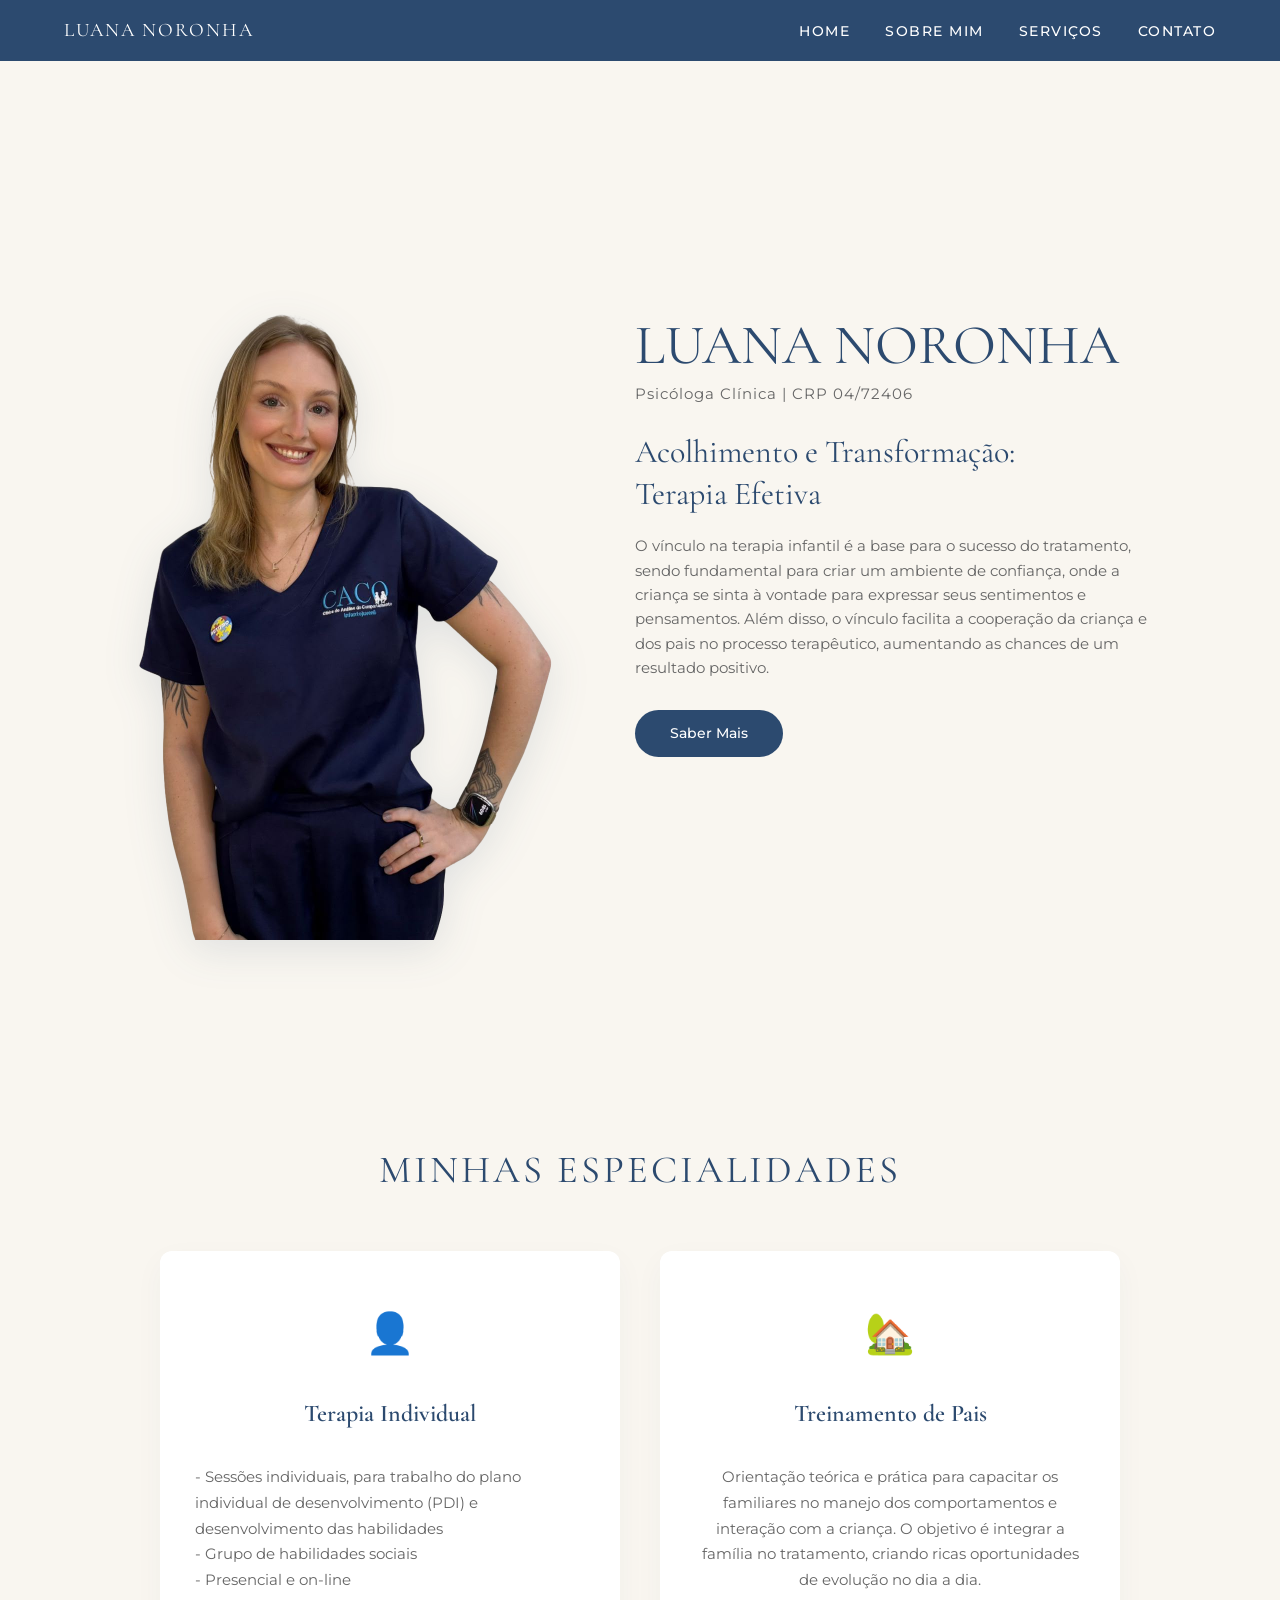
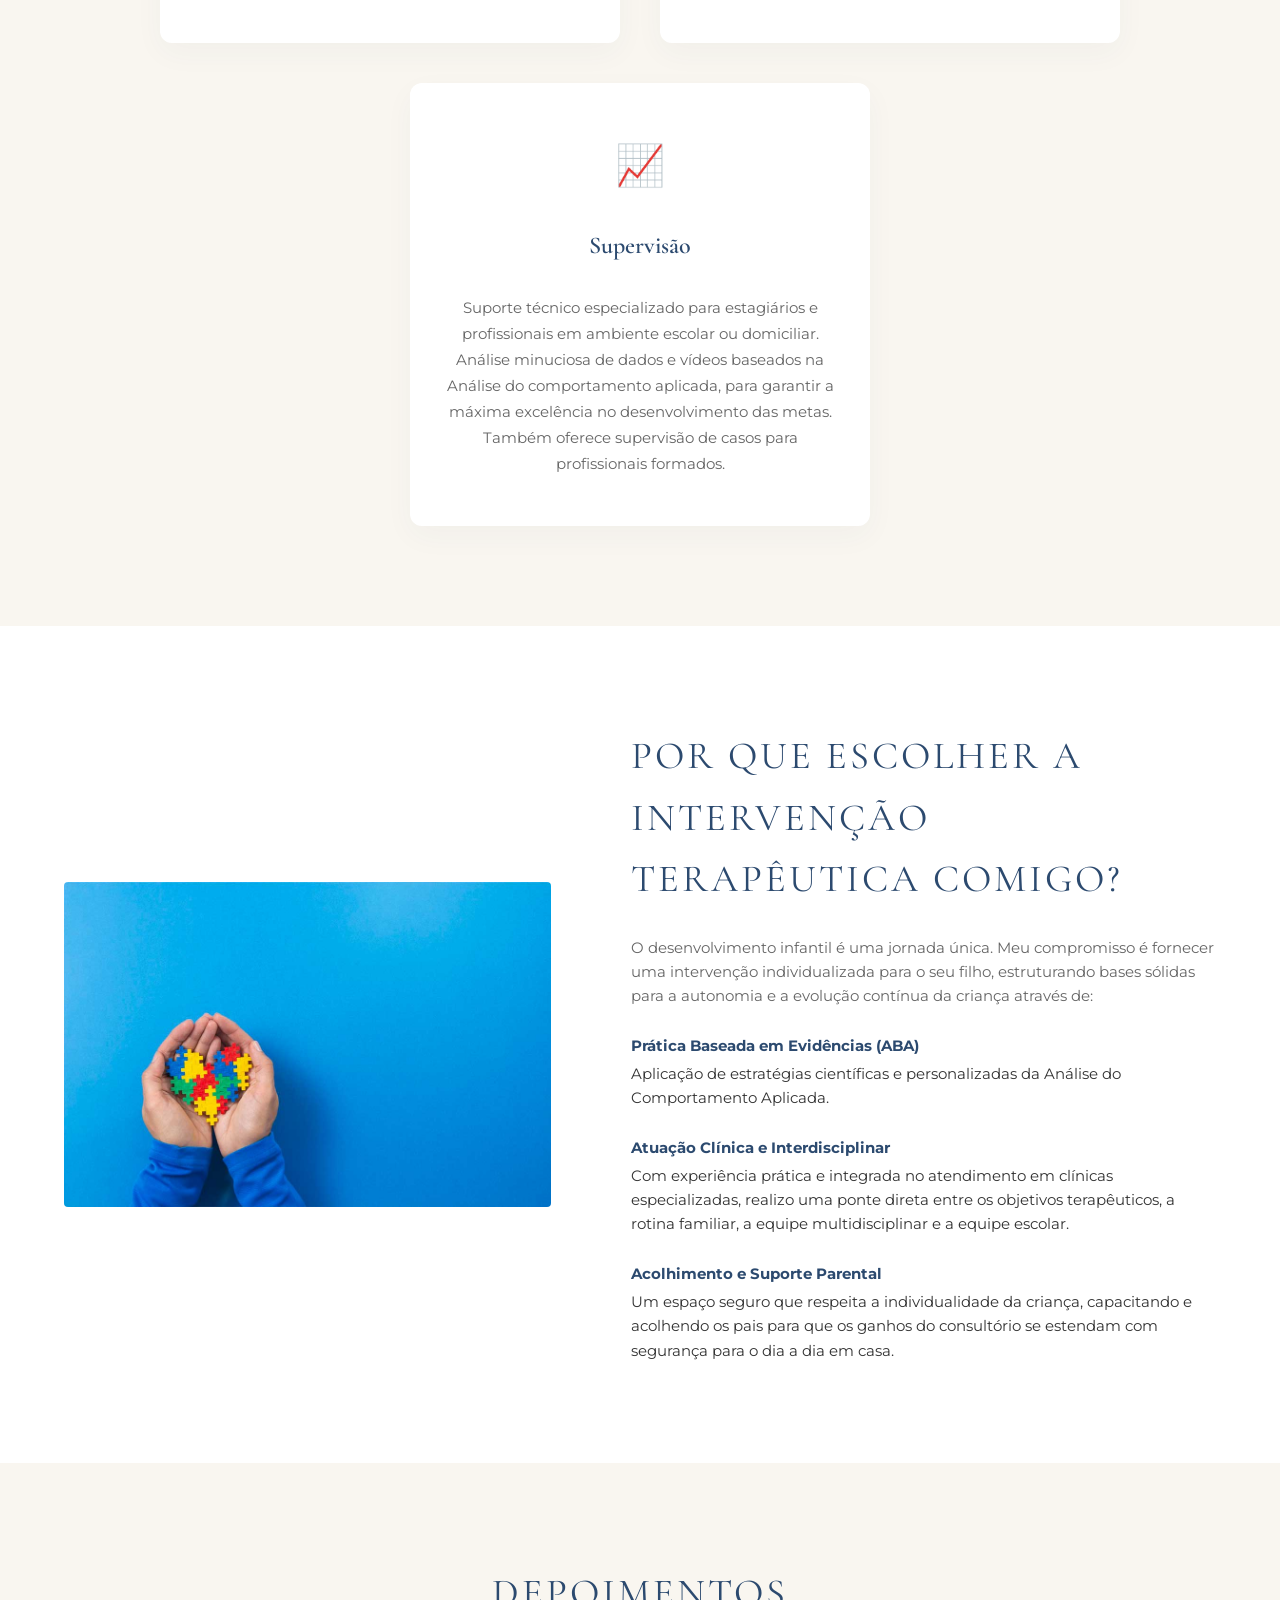
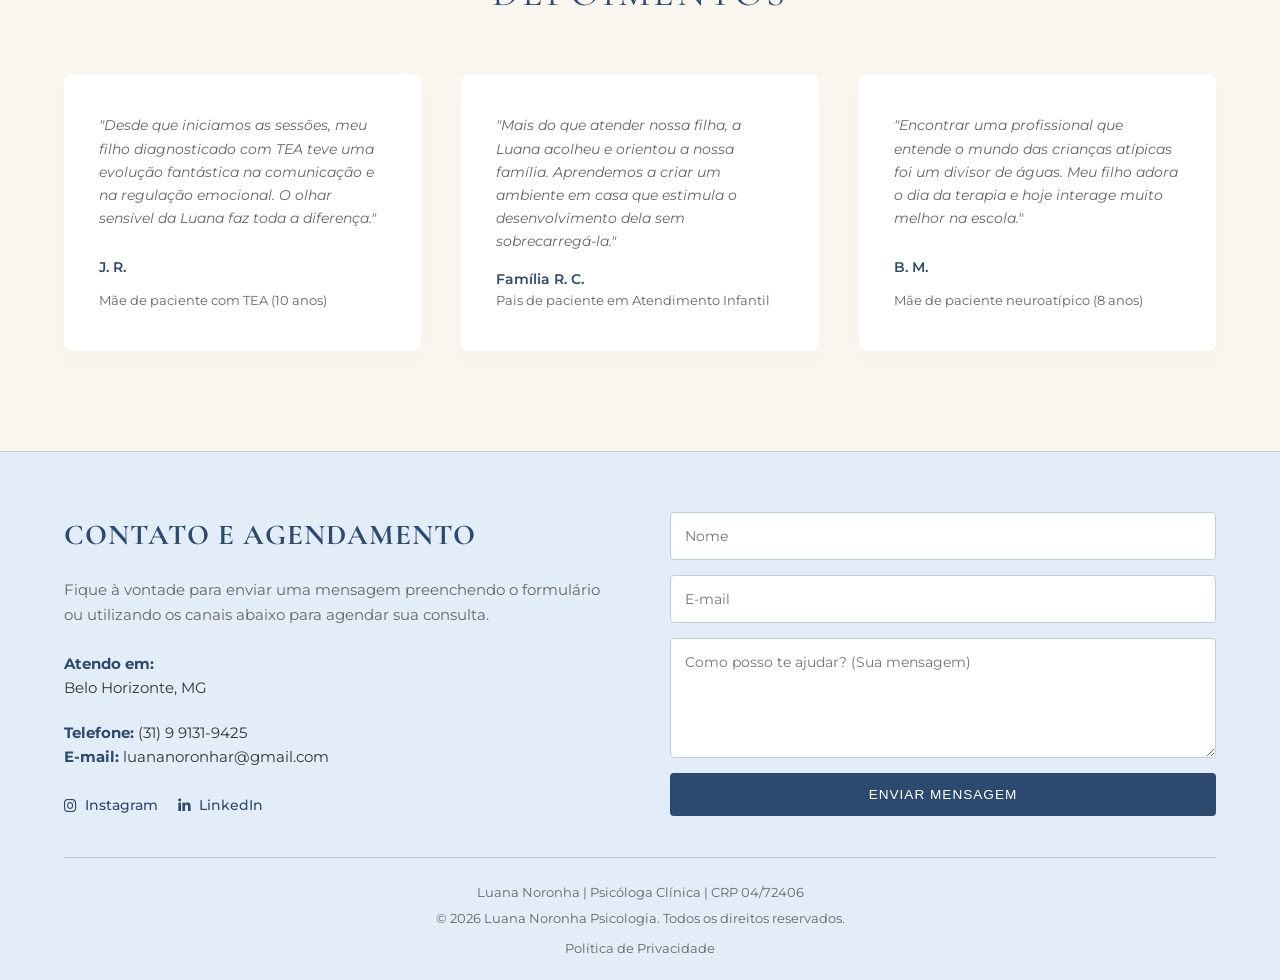
<file: index.html>
<!doctype html>
<html lang="pt-BR">
  <head>
    <meta charset="UTF-8" />
    <meta name="viewport" content="width=device-width, initial-scale=1.0" />
    <title>Luana Noronha | Psicóloga Clínica</title>
    <link rel="preconnect" href="https://fonts.googleapis.com" />
    <link rel="preconnect" href="https://fonts.gstatic.com" crossorigin />
    <link rel="icon" type="image/png" href="assets/logo.png" />
    <link
      href="https://fonts.googleapis.com/css2?family=Cormorant+Garamond:ital,wght@0,400;0,600;1,400&family=Montserrat:wght@300;400;500;600&display=swap"
      rel="stylesheet"
    />
    <link
      rel="stylesheet"
      href="https://cdnjs.cloudflare.com/ajax/libs/font-awesome/6.5.1/css/all.min.css"
    />
    <link rel="stylesheet" href="https://unpkg.com/aos@next/dist/aos.css" />
    <link rel="stylesheet" href="style.css" />
  </head>
  <body>
    <header>
      <div class="nav-container">
        <a href="index.html" class="logo-text">LUANA NORONHA</a>

        <button class="menu-toggle" aria-label="Abrir menu">
          <i class="fas fa-bars"></i>
        </button>

        <nav class="nav-menu">
          <ul>
            <li><a href="index.html">HOME</a></li>
            <li><a href="saibaMais.html">SOBRE MIM</a></li>
            <li><a href="index.html#servicos">SERVIÇOS</a></li>
            <li class="desktop-only"><a href="#contato">CONTATO</a></li>
          </ul>
        </nav>
      </div>
    </header>

    <section class="hero" data-aos="fade-up" data-aos-duration="1200">
      <div
        class="hero-image"
        data-aos="fade-right"
        data-aos-delay="200"
        data-aos-duration="1000"
      >
        <img src="/assets/profile.png" alt="Luana Noronha - Psicóloga" />
      </div>
      <div
        class="hero-content"
        data-aos="fade-left"
        data-aos-delay="400"
        data-aos-duration="1000"
      >
        <h1>LUANA NORONHA</h1>
        <div class="subtitle">Psicóloga Clínica | CRP 04/72406</div>
        <h2>Acolhimento e Transformação: <br />Terapia Efetiva</h2>
        <p>
          O vínculo na terapia infantil é a base para o sucesso do tratamento,
          sendo fundamental para criar um ambiente de confiança, onde a criança
          se sinta à vontade para expressar seus sentimentos e pensamentos. Além
          disso, o vínculo facilita a cooperação da criança e dos pais no
          processo terapêutico, aumentando as chances de um resultado positivo.
        </p>
        <a href="saibaMais.html" class="btn-primary">Saber Mais</a>
      </div>
    </section>

    <section class="especialidades" id="servicos">
      <h2 class="section-title" data-aos="fade-up">Minhas Especialidades</h2>
      <div class="cards-grid">
        <div class="card" data-aos="fade-up" data-aos-delay="100">
          <span class="icon">👤</span>
          <h3>Terapia Individual</h3>
          <p style="text-align: left">
            - Sessões individuais, para trabalho do plano individual de
            desenvolvimento (PDI) e desenvolvimento das habilidades <br />
            - Grupo de habilidades sociais<br />
            - ⁠Presencial e on-line
          </p>
        </div>

        <div class="card" data-aos="fade-up" data-aos-delay="250">
          <span class="icon">🏡</span>
          <h3>Treinamento de Pais</h3>
          <p>
            Orientação teórica e prática para capacitar os familiares no manejo
            dos comportamentos e interação com a criança. O objetivo é integrar
            a família no tratamento, criando ricas oportunidades de evolução no
            dia a dia.
          </p>
        </div>

        <div class="card" data-aos="fade-up" data-aos-delay="400">
          <span class="icon">📈</span>
          <h3>Supervisão</h3>
          <p>
            Suporte técnico especializado para estagiários e profissionais em
            ambiente escolar ou domiciliar. Análise minuciosa de dados e vídeos
            baseados na Análise do comportamento aplicada, para garantir a
            máxima excelência no desenvolvimento das metas. Também oferece
            supervisão de casos para profissionais formados.
          </p>
        </div>
      </div>
    </section>

    <section class="por-que-escolher" id="servicos">
      <div class="pq-container">
        <div class="pq-image" data-aos="fade-right" data-aos-delay="150">
          <img src="assets/ilustracao.jpg" alt="Consultório de Psicologia" />
        </div>
        <div class="pq-content" data-aos="fade-left" data-aos-delay="300">
          <h2
            class="section-title"
            style="text-align: left; margin-bottom: 25px"
          >
            Por que escolher a intervenção terapêutica comigo?
          </h2>
          <p>
            O desenvolvimento infantil é uma jornada única. Meu compromisso é
            fornecer uma intervenção individualizada para o seu filho,
            estruturando bases sólidas para a autonomia e a evolução contínua da
            criança através de:
          </p>
          <ul class="pq-list">
            <li>
              <strong>Prática Baseada em Evidências (ABA)</strong>
              Aplicação de estratégias científicas e personalizadas da Análise
              do Comportamento Aplicada.
            </li>
            <li>
              <strong>Atuação Clínica e Interdisciplinar</strong>
              Com experiência prática e integrada no atendimento em clínicas
              especializadas, realizo uma ponte direta entre os objetivos
              terapêuticos, a rotina familiar, a equipe multidisciplinar e a
              equipe escolar.
            </li>
            <li>
              <strong>Acolhimento e Suporte Parental</strong>
              Um espaço seguro que respeita a individualidade da criança,
              capacitando e acolhendo os pais para que os ganhos do consultório
              se estendam com segurança para o dia a dia em casa.
            </li>
          </ul>
        </div>
      </div>
    </section>

    <section class="depoimentos">
      <h2 class="section-title" data-aos="fade-up">Depoimentos</h2>
      <div class="depoimentos-container">
        <div class="depoimento-card" data-aos="fade-up" data-aos-delay="100">
          <p>
            "Desde que iniciamos as sessões, meu filho diagnosticado com TEA
            teve uma evolução fantástica na comunicação e na regulação
            emocional. O olhar sensível da Luana faz toda a diferença."
          </p>
          <h4>J. R.</h4>
          <span>Mãe de paciente com TEA (10 anos)</span>
        </div>

        <div class="depoimento-card" data-aos="fade-up" data-aos-delay="250">
          <p>
            "Mais do que atender nossa filha, a Luana acolheu e orientou a nossa
            família. Aprendemos a criar um ambiente em casa que estimula o
            desenvolvimento dela sem sobrecarregá-la."
          </p>
          <h4>Família R. C.</h4>
          <span>Pais de paciente em Atendimento Infantil</span>
        </div>

        <div class="depoimento-card" data-aos="fade-up" data-aos-delay="400">
          <p>
            "Encontrar uma profissional que entende o mundo das crianças
            atípicas foi um divisor de águas. Meu filho adora o dia da terapia e
            hoje interage muito melhor na escola."
          </p>
          <h4>B. M.</h4>
          <span>Mãe de paciente neuroatípico (8 anos)</span>
        </div>
      </div>
    </section>

    <footer id="contato">
      <div class="footer-container">
        <div class="footer-info" data-aos="fade-right" data-aos-delay="100">
          <h3>CONTATO E AGENDAMENTO</h3>
          <p class="footer-description">
            Fique à vontade para enviar uma mensagem preenchendo o formulário ou
            utilizando os canais abaixo para agendar sua consulta.
          </p>
          <div class="info-item">
            <strong>Atendo em:</strong><br />
            Belo Horizonte, MG
          </div>
          <div class="info-item">
            <strong>Telefone:</strong> (31) 9 9131-9425<br />
            <strong>E-mail:</strong> luananoronhar@gmail.com
          </div>

          <div class="social-icons">
            <a
              href="https://www.instagram.com/psi.luananoronha/"
              target="_blank"
              rel="noopener noreferrer"
              class="social-desktop"
              title="Instagram"
            >
              <i class="fab fa-instagram"></i> Instagram
            </a>
            <a
              href="https://www.linkedin.com/in/luananoronhar"
              target="_blank"
              rel="noopener noreferrer"
              class="social-desktop"
              title="LinkedIn"
            >
              <i class="fab fa-linkedin-in"></i> LinkedIn
            </a>

            <a
              href="instagram://user?username=psi.luananoronha"
              class="social-mobile"
            >
              <i class="fab fa-instagram"></i> Instagram
            </a>
            <a href="linkedin://profile/luananoronhar" class="social-mobile">
              <i class="fab fa-linkedin-in"></i> LinkedIn
            </a>
          </div>
        </div>

        <div
          class="footer-form-wrapper"
          data-aos="fade-left"
          data-aos-delay="250"
        >
          <form
            id="formWhatsapp"
            class="form-contato desktop-only-form"
            action="#"
            method="POST"
          >
            <input type="text" id="nome" placeholder="Nome" required />
            <input type="email" id="email" placeholder="E-mail" required />
            <textarea
              id="mensagem"
              placeholder="Como posso te ajudar? (Sua mensagem)"
              rows="5"
              required
            ></textarea>
            <button type="submit" class="btn-agenda">Enviar Mensagem</button>
          </form>

          <div class="footer-wpp-box mobile-only-box">
            <h3>AGENDAMENTO IMEDIATO</h3>
            <p>
              Clique no botão abaixo para abrir diretamente o WhatsApp e iniciar
              o seu atendimento de forma rápida e segura.
            </p>
            <a
              href="https://wa.me/5531991319425?text=Olá,%20Luana.%20Gostaria%20de%20saber%20mais%20sobre%20as%20consultas."
              target="_blank"
              rel="noopener noreferrer"
              class="btn-footer-wpp"
            >
              <i class="fab fa-whatsapp"></i> MARCAR CONSULTA VIA WHATSAPP
            </a>
          </div>
        </div>
      </div>

      <div class="footer-bottom">
        <p>Luana Noronha | Psicóloga Clínica | CRP 04/72406</p>
        <p>© 2026 Luana Noronha Psicologia. Todos os direitos reservados.</p>
        <div class="footer-links">
          <a href="#">Política de Privacidade</a>
        </div>
      </div>
    </footer>

    <script src="https://unpkg.com/aos@next/dist/aos.js"></script>
    <script src="app.js"></script>
  </body>
</html>
</file>
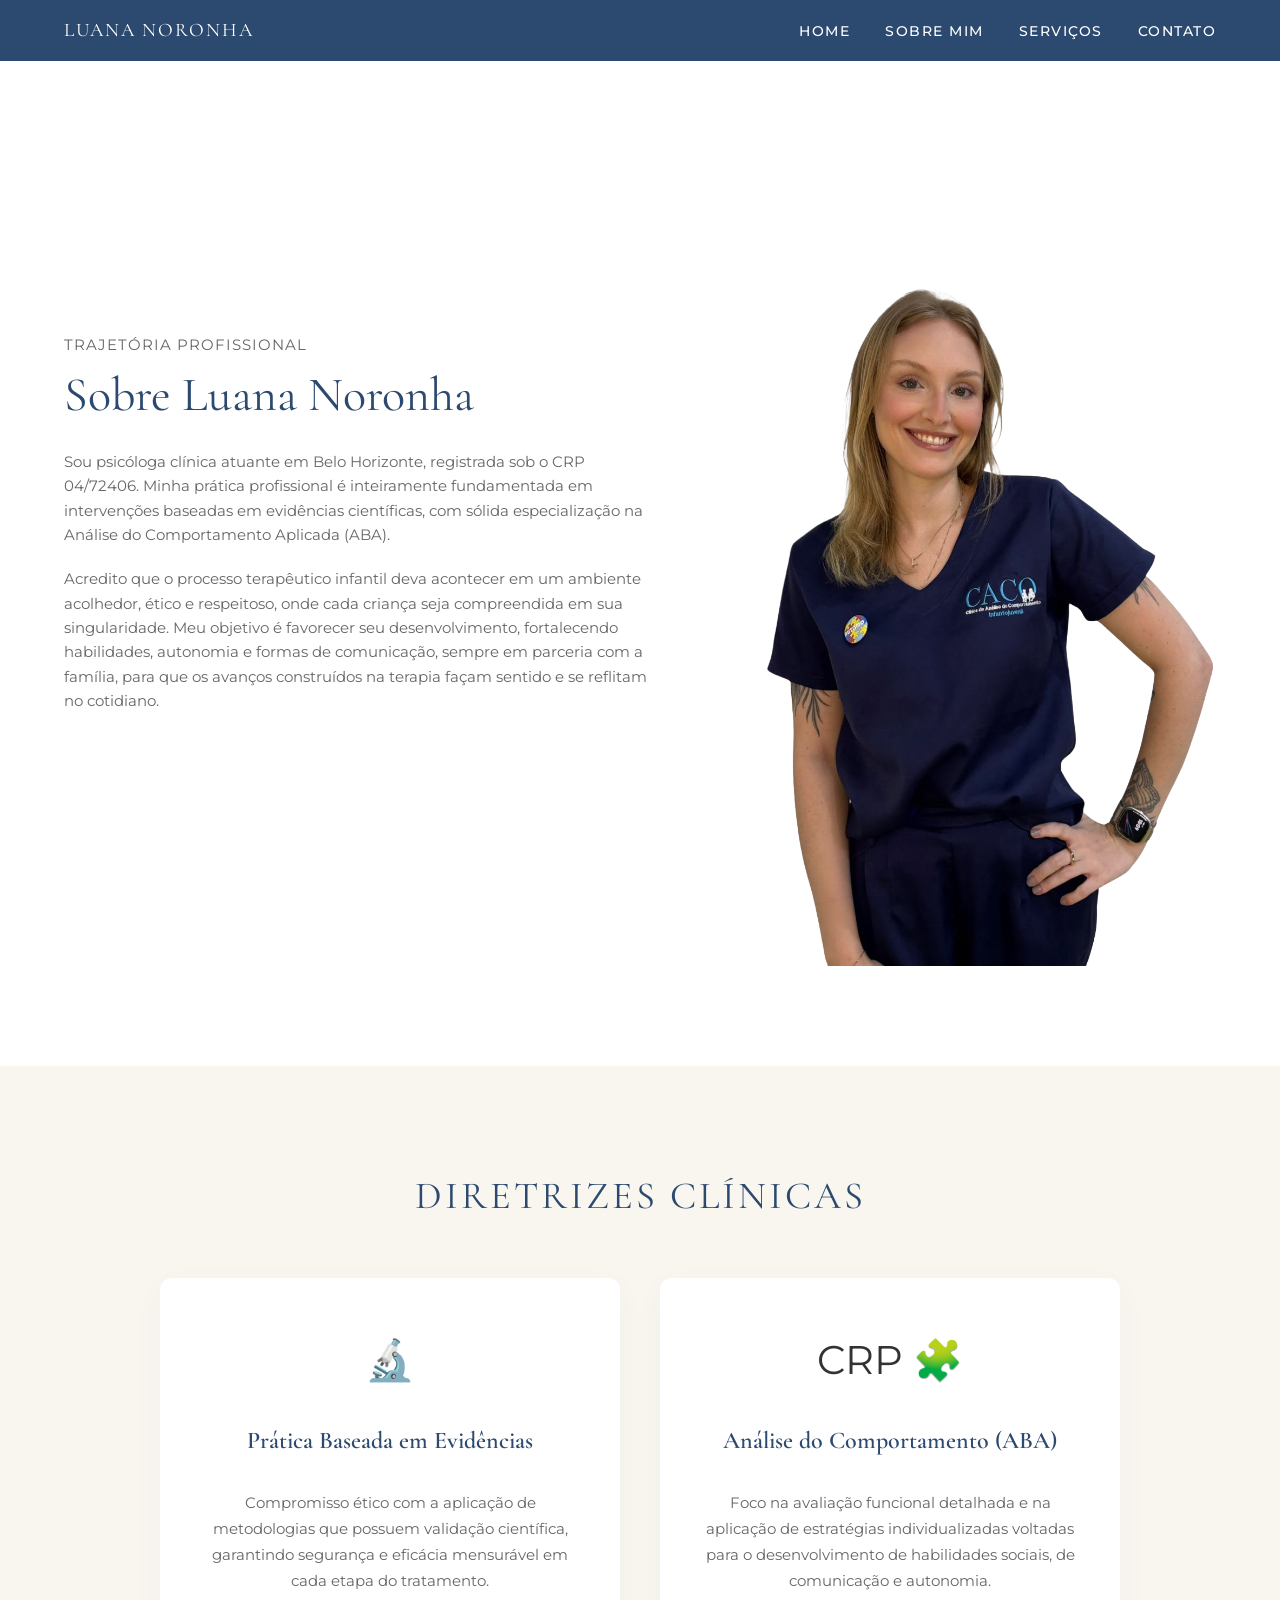
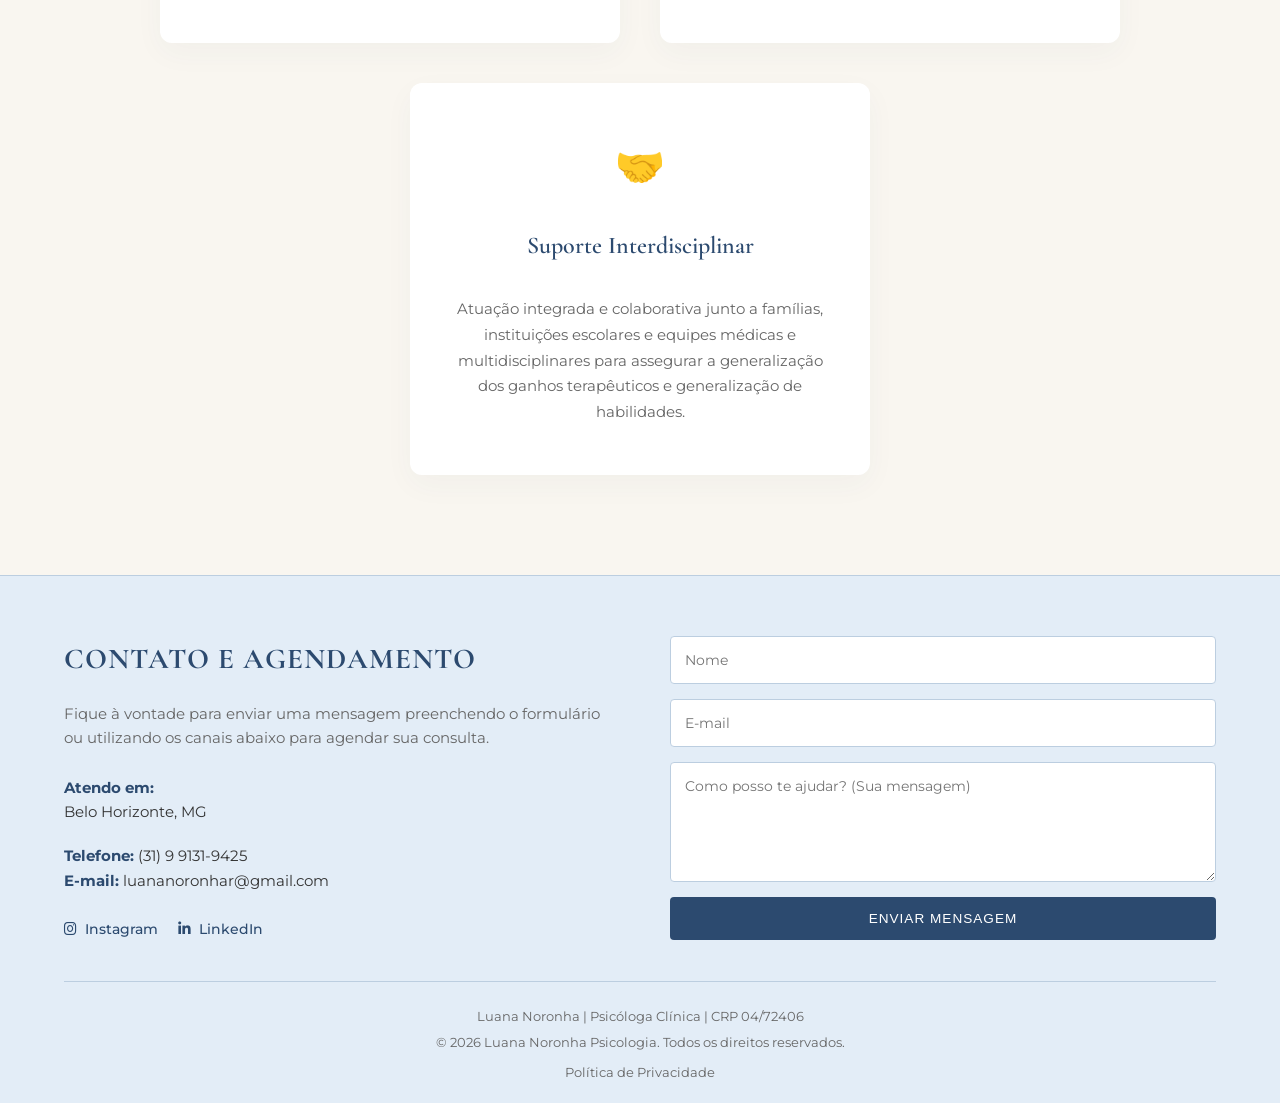
<file: saibaMais.html>
<!doctype html>
<html lang="pt-BR">
  <head>
    <meta charset="UTF-8" />
    <meta name="viewport" content="width=device-width, initial-scale=1.0" />
    <title>Sobre Mim | Luana Noronha - Psicóloga Clínica</title>
    <link rel="preconnect" href="https://fonts.googleapis.com" />
    <link rel="preconnect" href="https://fonts.gstatic.com" crossorigin />
    <link rel="icon" type="image/png" href="assets/logo.png" />
    <link
      href="https://fonts.googleapis.com/css2?family=Cormorant+Garamond:ital,wght@0,400;0,600;1,400&family=Montserrat:wght@300;400;500;600&display=swap"
      rel="stylesheet"
    />
    <link
      rel="stylesheet"
      href="https://cdnjs.cloudflare.com/ajax/libs/font-awesome/6.5.1/css/all.min.css"
    />
    <link rel="stylesheet" href="https://unpkg.com/aos@next/dist/aos.css" />
    <link rel="stylesheet" href="style.css" />
  </head>
  <body>
    <header>
      <div class="nav-container">
        <a href="index.html" class="logo-text">LUANA NORONHA</a>

        <button class="menu-toggle" aria-label="Abrir menu">
          <i class="fas fa-bars"></i>
        </button>

        <nav class="nav-menu">
          <ul>
            <li><a href="index.html">HOME</a></li>
            <li><a href="saibaMais.html">SOBRE MIM</a></li>
            <li><a href="index.html#servicos">SERVIÇOS</a></li>
            <li class="desktop-only"><a href="#contato">CONTATO</a></li>
          </ul>
        </nav>
      </div>
    </header>

    <section class="por-que-escolher">
      <div class="pq-container">
        <div
          class="pq-content"
          data-aos="fade-right"
          data-aos-delay="200"
          data-aos-duration="1000"
        >
          <div
            class="subtitle"
            style="
              margin-bottom: 10px;
              color: var(--text-muted);
              letter-spacing: 1px;
              font-size: 0.95rem;
            "
          >
            TRAJETÓRIA PROFISSIONAL
          </div>
          <h1
            style="
              font-size: 3rem;
              margin-bottom: 25px;
              font-family: var(--font-serif);
              font-weight: 400;
              color: var(--primary-blue);
              line-height: 1.2;
            "
          >
            Sobre Luana Noronha
          </h1>
          <p
            style="
              margin-bottom: 20px;
              color: var(--text-muted);
              font-size: 0.95rem;
            "
          >
            Sou psicóloga clínica atuante em Belo Horizonte, registrada sob o
            CRP 04/72406. Minha prática profissional é inteiramente fundamentada
            em intervenções baseadas em evidências científicas, com sólida
            especialização na Análise do Comportamento Aplicada (ABA).
          </p>
          <p
            style="
              margin-bottom: 20px;
              color: var(--text-muted);
              font-size: 0.95rem;
            "
          >
            Acredito que o processo terapêutico infantil deva acontecer em um
            ambiente acolhedor, ético e respeitoso, onde cada criança seja
            compreendida em sua singularidade. Meu objetivo é favorecer seu
            desenvolvimento, fortalecendo habilidades, autonomia e formas de
            comunicação, sempre em parceria com a família, para que os avanços
            construídos na terapia façam sentido e se reflitam no cotidiano.
          </p>
        </div>

        <div
          class="pq-image"
          data-aos="fade-left"
          data-aos-delay="400"
          data-aos-duration="1000"
        >
          <img
            src="assets/profile.png"
            alt="Luana Noronha em ambiente profissional"
          />
        </div>
      </div>
    </section>

    <section class="especialidades">
      <h2 class="section-title" data-aos="fade-up">Diretrizes Clínicas</h2>
      <div class="cards-grid">
        <div class="card" data-aos="fade-up" data-aos-delay="100">
          <span
            class="icon"
            style="font-size: 2.5rem; display: block; margin-bottom: 15px"
            >🔬</span
          >
          <h3>Prática Baseada em Evidências</h3>
          <p>
            Compromisso ético com a aplicação de metodologias que possuem
            validação científica, garantindo segurança e eficácia mensurável em
            cada etapa do tratamento.
          </p>
        </div>

        <div class="card" data-aos="fade-up" data-aos-delay="250">
          <span
            class="icon"
            style="font-size: 2.5rem; display: block; margin-bottom: 15px"
            >CRP 🧩</span
          >
          <h3>Análise do Comportamento (ABA)</h3>
          <p>
            Foco na avaliação funcional detalhada e na aplicação de estratégias
            individualizadas voltadas para o desenvolvimento de habilidades
            sociais, de comunicação e autonomia.
          </p>
        </div>

        <div class="card" data-aos="fade-up" data-aos-delay="400">
          <span
            class="icon"
            style="font-size: 2.5rem; display: block; margin-bottom: 15px"
            >🤝</span
          >
          <h3>Suporte Interdisciplinar</h3>
          <p>
            Atuação integrada e colaborativa junto a famílias, instituições
            escolares e equipes médicas e multidisciplinares para assegurar a
            generalização dos ganhos terapêuticos e generalização de
            habilidades.
          </p>
        </div>
      </div>
    </section>

    <footer id="contato">
      <div class="footer-container">
        <div class="footer-info" data-aos="fade-right" data-aos-delay="100">
          <h3>CONTATO E AGENDAMENTO</h3>
          <p class="footer-description">
            Fique à vontade para enviar uma mensagem preenchendo o formulário ou
            utilizando os canais abaixo para agendar sua consulta.
          </p>
          <div class="info-item">
            <strong>Atendo em:</strong><br />
            Belo Horizonte, MG
          </div>
          <div class="info-item">
            <strong>Telefone:</strong> (31) 9 9131-9425<br />
            <strong>E-mail:</strong> luananoronhar@gmail.com
          </div>

          <div class="social-icons">
            <a
              href="https://www.instagram.com/psi.luananoronha/"
              target="_blank"
              rel="noopener noreferrer"
              class="social-desktop"
              title="Instagram"
            >
              <i class="fab fa-instagram"></i> Instagram
            </a>
            <a
              href="https://www.linkedin.com/in/luananoronhar"
              target="_blank"
              rel="noopener noreferrer"
              class="social-desktop"
              title="LinkedIn"
            >
              <i class="fab fa-linkedin-in"></i> LinkedIn
            </a>

            <a
              href="instagram://user?username=psi.luananoronha"
              class="social-mobile"
            >
              <i class="fab fa-instagram"></i> Instagram
            </a>
            <a href="linkedin://profile/luananoronhar" class="social-mobile">
              <i class="fab fa-linkedin-in"></i> LinkedIn
            </a>
          </div>
        </div>

        <div
          class="footer-form-wrapper"
          data-aos="fade-left"
          data-aos-delay="250"
        >
          <form
            id="formWhatsapp"
            class="form-contato desktop-only-form"
            action="#"
            method="POST"
          >
            <input type="text" id="nome" placeholder="Nome" required />
            <input type="email" id="email" placeholder="E-mail" required />
            <textarea
              id="mensagem"
              placeholder="Como posso te ajudar? (Sua mensagem)"
              rows="5"
              required
            ></textarea>
            <button type="submit" class="btn-agenda">Enviar Mensagem</button>
          </form>

          <div class="footer-wpp-box mobile-only-box">
            <h3>AGENDAMENTO IMEDIATO</h3>
            <p>
              Clique no botão abaixo para abrir diretamente o WhatsApp e iniciar
              o seu atendimento de forma rápida e segura.
            </p>
            <a
              href="https://wa.me/5531991319425?text=Olá,%20Luana.%20Gostaria%20de%20saber%20mais%20sobre%20as%20consultas."
              target="_blank"
              rel="noopener noreferrer"
              class="btn-footer-wpp"
            >
              <i class="fab fa-whatsapp"></i> MARCAR CONSULTA VIA WHATSAPP
            </a>
          </div>
        </div>
      </div>

      <div class="footer-bottom">
        <p>Luana Noronha | Psicóloga Clínica | CRP 04/72406</p>
        <p>© 2026 Luana Noronha Psicologia. Todos os direitos reservados.</p>
        <div class="footer-links">
          <a href="#">Política de Privacidade</a>
        </div>
      </div>
    </footer>

    <script src="https://unpkg.com/aos@next/dist/aos.js"></script>
    <script src="app.js"></script>
  </body>
</html>
</file>
<file: style.css>
/* ==========================================================================
   1. CONFIGURAÇÕES GERAIS / CORES / TIPOGRAFIA
   ========================================================================== */
:root {
  --bg-light: #f9f6f0; /* Creme de fundo principal */
  --bg-blue: #e3edf7; /* Azul claro das seções secundárias */
  --primary-blue: #2c4a6f; /* Azul escuro institucional */
  --text-dark: #333333; /* Texto principal */
  --text-muted: #666666; /* Texto secundário */
  --white: #ffffff;
  --font-serif: "Cormorant Garamond", serif;
  --font-sans: "Montserrat", sans-serif;
}

* {
  margin: 0;
  padding: 0;
  box-sizing: border-box;
}

html,
body {
  overflow-x: hidden;
  width: 100%;
}

html {
  scroll-behavior: smooth;
  /* Cria uma folga no topo para links âncora, compensando a altura do header fixo */
  scroll-padding-top: 100px;
}

body {
  font-family: var(--font-sans);
  background-color: var(--bg-light);
  color: var(--text-dark);
  line-height: 1.6;
}

a {
  text-decoration: none;
  color: inherit;
}

img {
  max-width: 100%;
  height: auto;
  display: block;
}

/* ==========================================================================
   2. HEADER / NAVEGAÇÃO (DESKTOP PADRÃO)
   ========================================================================== */
header {
  background-color: var(--primary-blue);
  padding: 15px 5%;
  position: fixed;
  top: 0;
  left: 0;
  width: 100%;
  z-index: 1000;
  transition: all 0.4s cubic-bezier(0.25, 0.8, 0.25, 1);
}

.header-scrolled {
  padding: 10px 5%;
  box-shadow: 0 4px 20px rgba(44, 74, 111, 0.15);
  background-color: rgba(44, 74, 111, 0.95);
  backdrop-filter: blur(5px);
}

.nav-container {
  max-width: 1200px;
  margin: 0 auto;
  display: flex;
  justify-content: space-between;
  align-items: center;
}

.logo-text {
  font-family: var(--font-serif);
  color: var(--white);
  font-size: 1.2rem;
  letter-spacing: 2px;
}

nav ul {
  display: flex;
  list-style: none;
  gap: 35px;
}

nav ul li a {
  color: var(--white);
  font-size: 0.9rem;
  font-weight: 500;
  letter-spacing: 1.5px;
  position: relative;
  transition: opacity 0.3s;
}

nav ul li a::after {
  content: "";
  position: absolute;
  width: 0;
  height: 2px;
  bottom: -4px;
  left: 0;
  background-color: var(--white);
  transition: width 0.3s ease;
}

nav ul li a:hover::after {
  width: 100%;
}

.menu-toggle,
.mobile-only-icon {
  display: none;
}

.btn-header {
  background-color: transparent;
  color: var(--white);
  border: 1px solid var(--white);
  padding: 8px 18px;
  font-size: 0.85rem;
  font-weight: 500;
  letter-spacing: 1px;
  border-radius: 0;
  position: relative;
  overflow: hidden;
  transition: all 0.3s cubic-bezier(0.25, 0.8, 0.25, 1);
}

.btn-header:hover {
  background-color: var(--white);
  color: var(--primary-blue);
}

/* ==========================================================================
   3. HERO SECTION (DESKTOP)
   ========================================================================== */
.hero {
  max-width: 1200px;
  margin: 0 auto;
  padding: 140px 5% 100px 5%;
  display: flex;
  align-items: center;
  gap: 80px;
  background-color: transparent !important;
}

.hero-image {
  flex: 1;
  display: flex;
  justify-content: center;
  background-color: transparent !important;
  background: none !important;
  box-shadow: none !important;
  border: none !important;
}

.hero-image img {
  width: 100%;
  max-width: 450px;
  display: block;
  background-color: transparent !important;
  background: none !important;
  border: 0 !important;
  box-shadow: none !important;
  filter: drop-shadow(0px 10px 20px rgba(44, 74, 111, 0.12)) !important;
}

.hero-content {
  flex: 1.2;
}

.hero-content h1 {
  font-family: var(--font-serif);
  font-size: 3.5rem;
  color: var(--primary-blue);
  font-weight: 400;
  line-height: 1.1;
  margin-bottom: 5px;
}

.hero-content .subtitle {
  font-size: 0.95rem;
  color: var(--text-muted);
  letter-spacing: 1px;
  margin-bottom: 25px;
}

.hero-content h2 {
  font-family: var(--font-serif);
  font-size: 2rem;
  color: var(--primary-blue);
  font-weight: 400;
  line-height: 1.3;
  margin-bottom: 20px;
}

.hero-content p {
  color: var(--text-muted);
  margin-bottom: 30px;
  font-size: 0.95rem;
}

.btn-primary {
  background-color: var(--primary-blue);
  color: var(--white);
  padding: 12px 35px;
  border-radius: 25px;
  font-size: 0.9rem;
  font-weight: 500;
  display: inline-block;
  position: relative;
  overflow: hidden;
  transition: all 0.3s cubic-bezier(0.25, 0.8, 0.25, 1);
}

.btn-primary:hover {
  background-color: #1e334f;
  transform: translateY(-2px);
}

/* ==========================================================================
   4. TÍTULOS DE SEÇÃO
   ========================================================================== */
.section-title {
  text-align: center;
  font-family: var(--font-serif);
  font-size: 2.4rem;
  color: var(--primary-blue);
  font-weight: 400;
  margin-bottom: 15px;
  text-transform: uppercase;
  letter-spacing: 3px;
}

/* ==========================================================================
   5. SEÇÃO: ESPECIALIDADES (TRIANGULAR DESKTOP)
   ========================================================================== */
.especialidades {
  max-width: 1200px;
  margin: 0 auto;
  padding: 100px 5%;
}

.cards-grid {
  display: flex;
  flex-wrap: wrap;
  justify-content: center;
  gap: 40px;
  margin-top: 50px;
  max-width: 1000px;
  margin-left: auto;
  margin-right: auto;
}

.card {
  background-color: var(--white);
  padding: 50px 35px;
  border-radius: 12px;
  text-align: center;
  box-shadow: 0 10px 30px rgba(44, 74, 111, 0.04);
  display: flex;
  flex-direction: column;
  gap: 15px;
  flex: 1 1 calc(50% - 20px);
  min-width: 340px;
  max-width: 460px;
  transition:
    transform 0.4s cubic-bezier(0.165, 0.84, 0.44, 1),
    box-shadow 0.4s cubic-bezier(0.165, 0.84, 0.44, 1);
}

.card:hover {
  transform: translateY(-8px);
  box-shadow: 0 12px 30px rgba(44, 74, 111, 0.1);
}

.card .icon {
  font-size: 2.5rem;
  margin-bottom: 15px;
  display: block;
}

.card h3 {
  font-family: var(--font-serif);
  font-size: 1.5rem;
  color: var(--primary-blue);
  margin-bottom: 15px;
  font-weight: 600;
}

.card p {
  color: var(--text-muted);
  font-size: 0.95rem;
  line-height: 1.7;
}

/* ==========================================================================
   6. SEÇÃO: POR QUE ESCOLHER
   ========================================================================== */
.por-que-escolher {
  background-color: var(--white);
  padding: 100px 5%;
}

.pq-container {
  max-width: 1200px;
  margin: 0 auto;
  display: flex;
  align-items: center;
  gap: 80px;
}

.pq-image {
  flex: 1;
}

.pq-image img {
  width: 100%;
  border-radius: 4px;
}

.pq-content {
  flex: 1.2;
}

.pq-content p {
  color: var(--text-muted);
  margin-bottom: 25px;
  font-size: 0.95rem;
}

.pq-list {
  list-style: none;
  display: flex;
  flex-direction: column;
  gap: 25px;
}

.pq-list li {
  font-size: 0.95rem;
}

.pq-list strong {
  color: var(--primary-blue);
  display: block;
  margin-bottom: 4px;
}

/* ==========================================================================
   7. SEÇÃO: DEPOIMENTOS
   ========================================================================== */
.depoimentos {
  background-color: var(--bg-light);
  padding: 100px 5%;
}

.depoimentos-container {
  max-width: 1200px;
  margin: 50px auto 0;
  display: grid;
  grid-template-columns: repeat(auto-fit, minmax(300px, 1fr));
  gap: 40px;
}

.depoimento-card {
  background: var(--white);
  padding: 40px 35px;
  border-radius: 8px;
  box-shadow: 0 10px 25px rgba(0, 0, 0, 0.02);
  display: flex;
  flex-direction: column;
  justify-content: space-between;
}

.depoimento-card p {
  font-style: italic;
  color: var(--text-muted);
  font-size: 0.9rem;
  margin-bottom: 15px;
}

.depoimento-card h4 {
  font-size: 0.9rem;
  color: var(--primary-blue);
  font-weight: 600;
}

.depoimento-card span {
  font-size: 0.8rem;
  color: var(--text-muted);
  display: block;
}

/* ==========================================================================
   8. FOOTER UNIFICADO (COM CONDIÇÃO DESKTOP)
   ========================================================================== */
footer {
  background-color: var(--bg-blue);
  border-top: 1px solid #bccee0;
  padding: 60px 5% 20px;
  color: var(--text-dark);
}

.footer-container {
  max-width: 1200px;
  margin: 0 auto;
  display: grid;
  grid-template-columns: 1fr 1fr;
  gap: 60px;
  margin-bottom: 40px;
}

.footer-info h3 {
  font-family: var(--font-serif);
  font-size: 1.8rem;
  color: var(--primary-blue);
  margin-bottom: 20px;
  letter-spacing: 1px;
}

.footer-description {
  color: var(--text-muted);
  font-size: 0.95rem;
  margin-bottom: 25px;
}

.desktop-only-form {
  display: flex !important;
  flex-direction: column;
  gap: 15px;
}

.mobile-only-box {
  display: none !important;
}

/* Caixa do WhatsApp Ajustada para Centralização Perfeita */
.footer-wpp-box {
  display: flex;
  flex-direction: column;
  justify-content: center;
  align-items: center;
  background-color: var(--white);
  padding: 40px;
  border-radius: 12px;
  box-shadow: 0 10px 30px rgba(44, 74, 111, 0.05);
  text-align: center;
}

.footer-wpp-box h3 {
  font-family: var(--font-serif);
  font-size: 1.6rem;
  color: var(--primary-blue);
  margin-bottom: 15px;
  letter-spacing: 1px;
}

.footer-wpp-box p {
  color: var(--text-muted);
  font-size: 0.95rem;
  margin-bottom: 25px;
  line-height: 1.6;
}

/* Botão Blindado Contra Quebras no iPhone */
.btn-footer-wpp {
  background-color: #25d366;
  color: var(--white);
  padding: 16px 25px;
  border-radius: 30px;
  font-weight: 600;
  letter-spacing: 0.5px;
  font-size: 0.85rem;
  display: flex;
  align-items: center;
  justify-content: center;
  gap: 10px;
  box-shadow: 0 4px 20px rgba(37, 211, 102, 0.25);
  transition: all 0.3s cubic-bezier(0.25, 0.8, 0.25, 1);
  width: 100%;
  max-width: 340px;
  margin: 0 auto;
}

.btn-footer-wpp:hover {
  background-color: #20ba59;
  transform: translateY(-2px);
  box-shadow: 0 6px 25px rgba(37, 211, 102, 0.4);
}

.btn-footer-wpp i {
  display: inline-block;
  font-size: 1.2rem;
  position: static;
}

/* Redes Sociais Padrão Computador */
.social-desktop {
  display: inline-flex !important;
  align-items: center;
  gap: 8px;
}

.social-mobile {
  display: none !important;
}

.form-contato input,
.form-contato textarea {
  width: 100%;
  padding: 14px;
  border: 1px solid #bccee0;
  background-color: var(--white);
  font-family: var(--font-sans);
  font-size: 0.9rem;
  border-radius: 4px;
  outline: none;
  transition: border-color 0.3s;
}

.form-contato input:focus,
.form-contato textarea:focus {
  border-color: var(--primary-blue);
}

.btn-agenda {
  background-color: var(--primary-blue);
  color: var(--white);
  padding: 14px 25px;
  border: none;
  border-radius: 4px;
  font-weight: 500;
  letter-spacing: 1px;
  cursor: pointer;
  text-transform: uppercase;
  font-size: 0.85rem;
  position: relative;
  overflow: hidden;
  transition: all 0.3s cubic-bezier(0.25, 0.8, 0.25, 1);
}

.btn-agenda:hover {
  background-color: #1e334f;
  transform: translateY(-1px);
}

.info-item {
  margin-bottom: 20px;
  font-size: 0.95rem;
  line-height: 1.6;
}

.info-item strong {
  color: var(--primary-blue);
}

.social-icons {
  margin-top: 25px;
  display: flex;
  gap: 20px;
}

.social-icons a {
  font-size: 0.9rem;
  color: var(--primary-blue);
  font-weight: 500;
  transition: opacity 0.3s;
}

.social-icons a:hover {
  opacity: 0.7;
}

.footer-bottom {
  max-width: 1200px;
  margin: 0 auto;
  border-top: 1px solid #bccee0;
  padding-top: 25px;
  text-align: center;
  font-size: 0.8rem;
  color: var(--text-muted);
}

.footer-bottom p {
  margin-bottom: 5px;
}

.footer-links {
  margin-top: 10px;
}

.footer-links a {
  transition: color 0.3s;
}

.footer-links a:hover {
  color: var(--primary-blue);
}

/* ==========================================================================
   9. MEDIA QUERIES (SISTEMA DE RESPONSIVIDADE EM CASCATA)
   ========================================================================== */

/* --- TABLETS E LAPTOPS PEQUENOS (Até 1024px) --- */
@media (max-width: 1024px) {
  .hero,
  .pq-container {
    gap: 40px;
  }
  .hero-content h1 {
    font-size: 2.8rem;
  }
}

/* --- SMARTPHONES E TABLETS EM PÉ (Até 768px - FOCO MOBILE) --- */
@media (max-width: 768px) {
  .hero,
  .especialidades,
  .por-que-escolher,
  .depoimentos,
  footer {
    padding: 60px 6% !important;
  }

  html {
    scroll-padding-top: 130px; /* Um pouco maior no mobile para dar mais respiro */
  }

  .section-title {
    font-size: 1.8rem;
    letter-spacing: 2px;
    margin-bottom: 35px;
    line-height: 1.3;
    text-align: center !important;
  }

  /* Menu Hamburguer Ativo */
  header {
    padding: 15px 6%;
  }

  .menu-toggle {
    display: block;
    background: none;
    border: none;
    color: var(--white);
    font-size: 1.5rem;
    cursor: pointer;
    z-index: 1100;
  }

  .nav-menu {
    position: absolute;
    top: 100%;
    left: 0;
    width: 100%;
    background-color: rgba(44, 74, 111, 0.98);
    backdrop-filter: blur(10px);
    padding: 30px 0;
    box-shadow: 0 10px 20px rgba(0, 0, 0, 0.1);
    opacity: 0;
    visibility: hidden;
    transform: translateY(-10px);
    transition: all 0.3s cubic-bezier(0.25, 0.8, 0.25, 1);
  }

  .nav-menu.menu-active {
    opacity: 1;
    visibility: visible;
    transform: translateY(0);
  }

  nav ul {
    flex-direction: column;
    align-items: center;
    gap: 25px;
  }

  .desktop-only {
    display: none;
  }

  .mobile-only-icon {
    display: inline-block;
    margin-right: 8px;
    font-size: 1.1rem;
  }

  /* Header WhatsApp Verde */
  .btn-header {
    background-color: #25d366 !important;
    color: #fff !important;
    border: none !important;
    padding: 10px 20px;
    border-radius: 30px;
    font-size: 0.85rem;
    font-weight: 600;
    box-shadow: 0 4px 15px rgba(37, 211, 102, 0.3);
  }

  .btn-header:hover {
    background-color: #20ba59 !important;
    transform: translateY(-1px);
  }

  /* Hero Section Mobile */
  .hero {
    flex-direction: column;
    text-align: center;
    padding-top: 140px !important;
    padding-bottom: 40px !important;
    gap: 40px;
  }

  body > section:first-of-type {
    padding-top: 140px !important;
  }

  .hero-image {
    order: 1;
    max-width: 260px;
    margin: 0 auto;
  }

  .hero-content {
    order: 2;
    display: flex;
    flex-direction: column;
    align-items: center;
  }

  .hero-content h1 {
    font-size: 2.2rem;
  }

  .hero-content h2 {
    font-size: 1.4rem;
    line-height: 1.4;
  }

  .hero-content p {
    font-size: 0.95rem;
    text-align: justify;
  }

  .hero .btn-primary {
    display: none !important;
  }

  /* Grid em Coluna Única */
  .cards-grid {
    flex-direction: column;
    align-items: center;
    gap: 25px;
    margin-top: 35px;
  }

  .card {
    width: 100%;
    max-width: 100%;
    padding: 35px 25px;
  }

  /* Sobre Mim Mobile */
  .pq-container {
    flex-direction: column;
    gap: 40px;
  }

  .por-que-escolher .pq-container {
    display: flex;
    flex-direction: column;
  }

  .pq-content {
    order: 1;
  }

  .pq-image {
    order: 2;
    max-width: 100%;
    margin: 0 auto;
  }

  .pq-content p {
    text-align: justify;
  }

  .pq-list {
    text-align: left;
    gap: 20px;
    padding-left: 0;
  }

  /* Depoimentos Mobile */
  .depoimentos-container {
    display: flex;
    flex-direction: column;
    gap: 25px;
    margin-top: 35px;
  }

  .depoimento-card {
    padding: 30px 25px;
  }

  /* Condicionais do Rodapé Mobile */
  .desktop-only-form {
    display: none !important;
  }

  .mobile-only-box {
    display: flex !important;
  }

  .footer-container {
    grid-template-columns: 1fr;
    gap: 45px;
    text-align: center;
  }

  .footer-wpp-box {
    padding: 35px 20px;
  }

  .btn-footer-wpp {
    width: 100%;
    padding: 15px 15px;
  }

  /* Redes Sociais no Mobile: Troca de Web para App Nativo */
  .social-desktop {
    display: none !important;
  }

  .social-mobile {
    display: inline-flex !important;
    align-items: center;
    gap: 8px;
    font-size: 0.95rem;
    padding: 8px 16px;
    background-color: rgba(44, 74, 111, 0.05);
    border-radius: 20px;
  }

  .social-icons {
    justify-content: center;
    margin-top: 25px;
  }

  .footer-bottom {
    text-align: center;
    flex-direction: column;
    gap: 12px;
    padding-top: 25px;
  }

  .especialidades,
  .depoimentos,
  footer {
    padding: 60px 6% !important;
  }
}

/* --- DISPOSITIVOS ULTRA COMPACTOS (Até 375px) --- */
@media (max-width: 375px) {
  .hero-content h1 {
    font-size: 1.9rem;
  }

  .logo-text {
    font-size: 1rem;
  }
}
</file>
